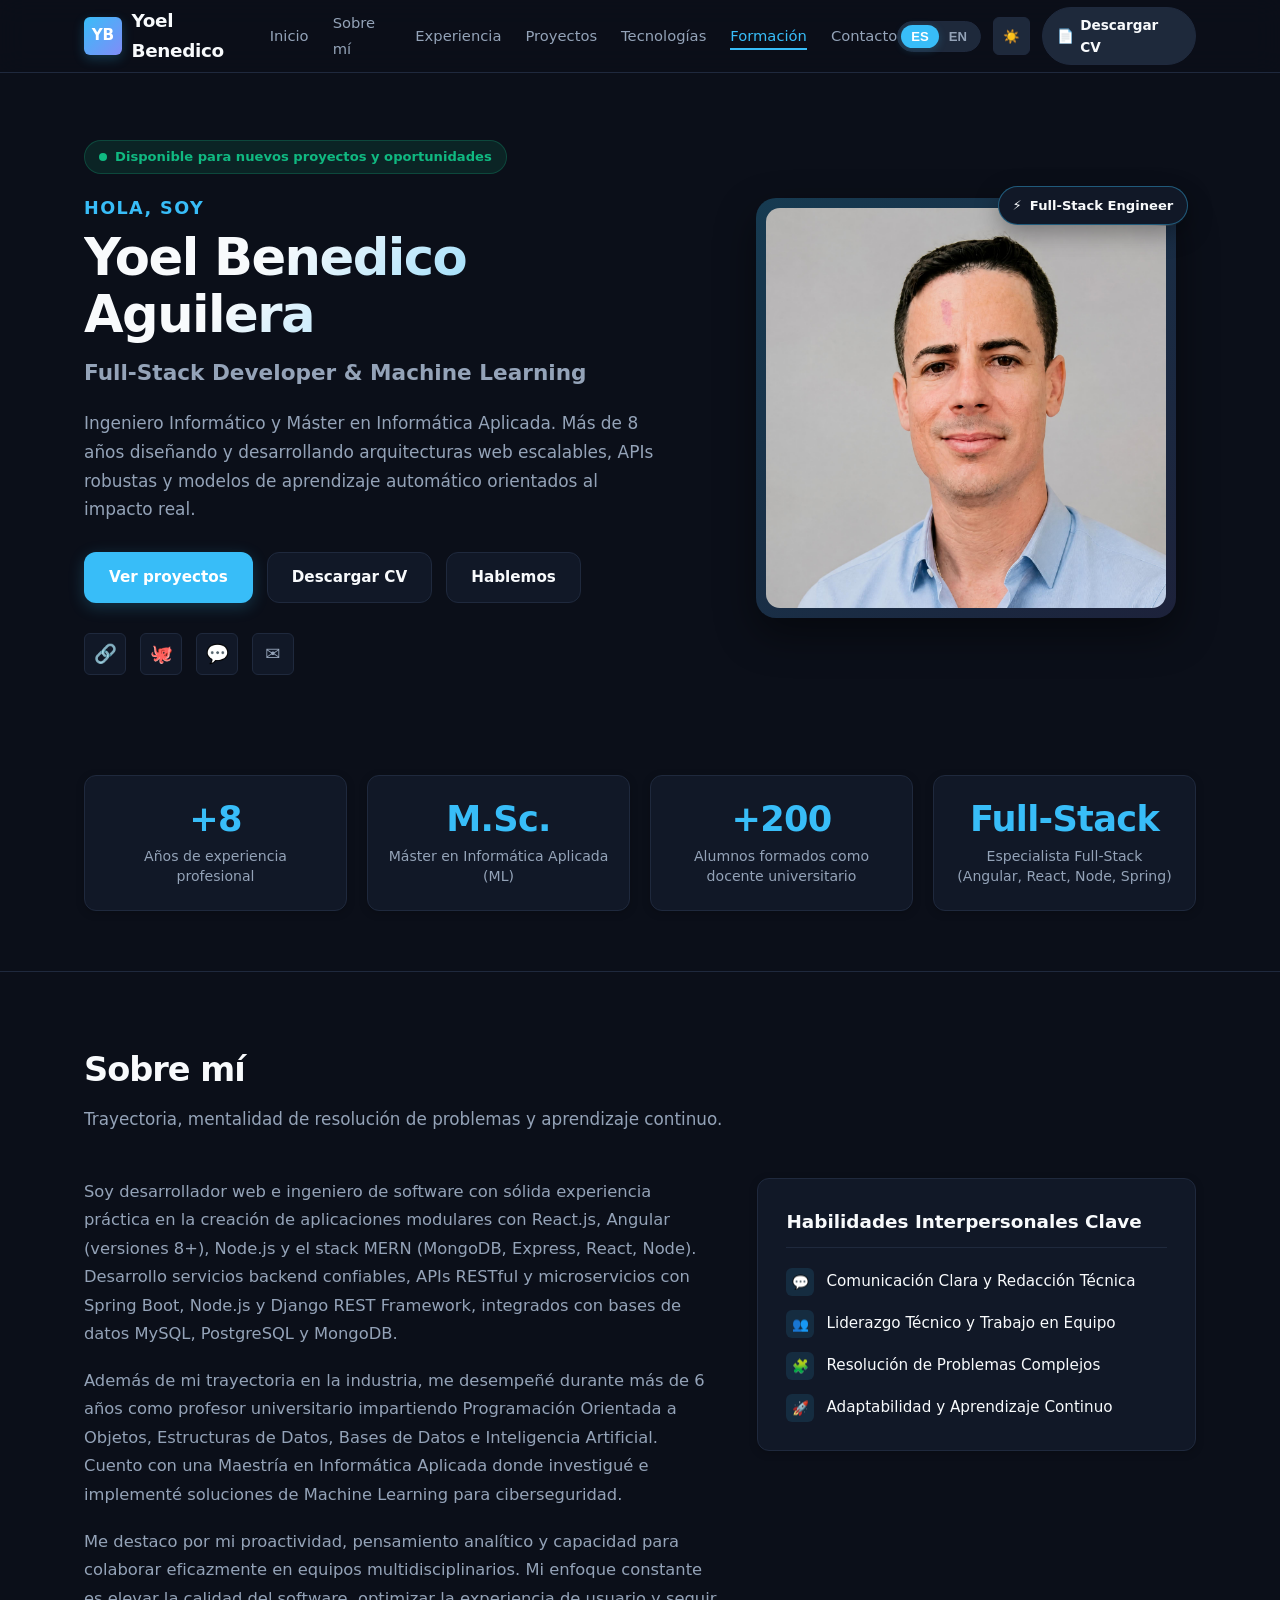
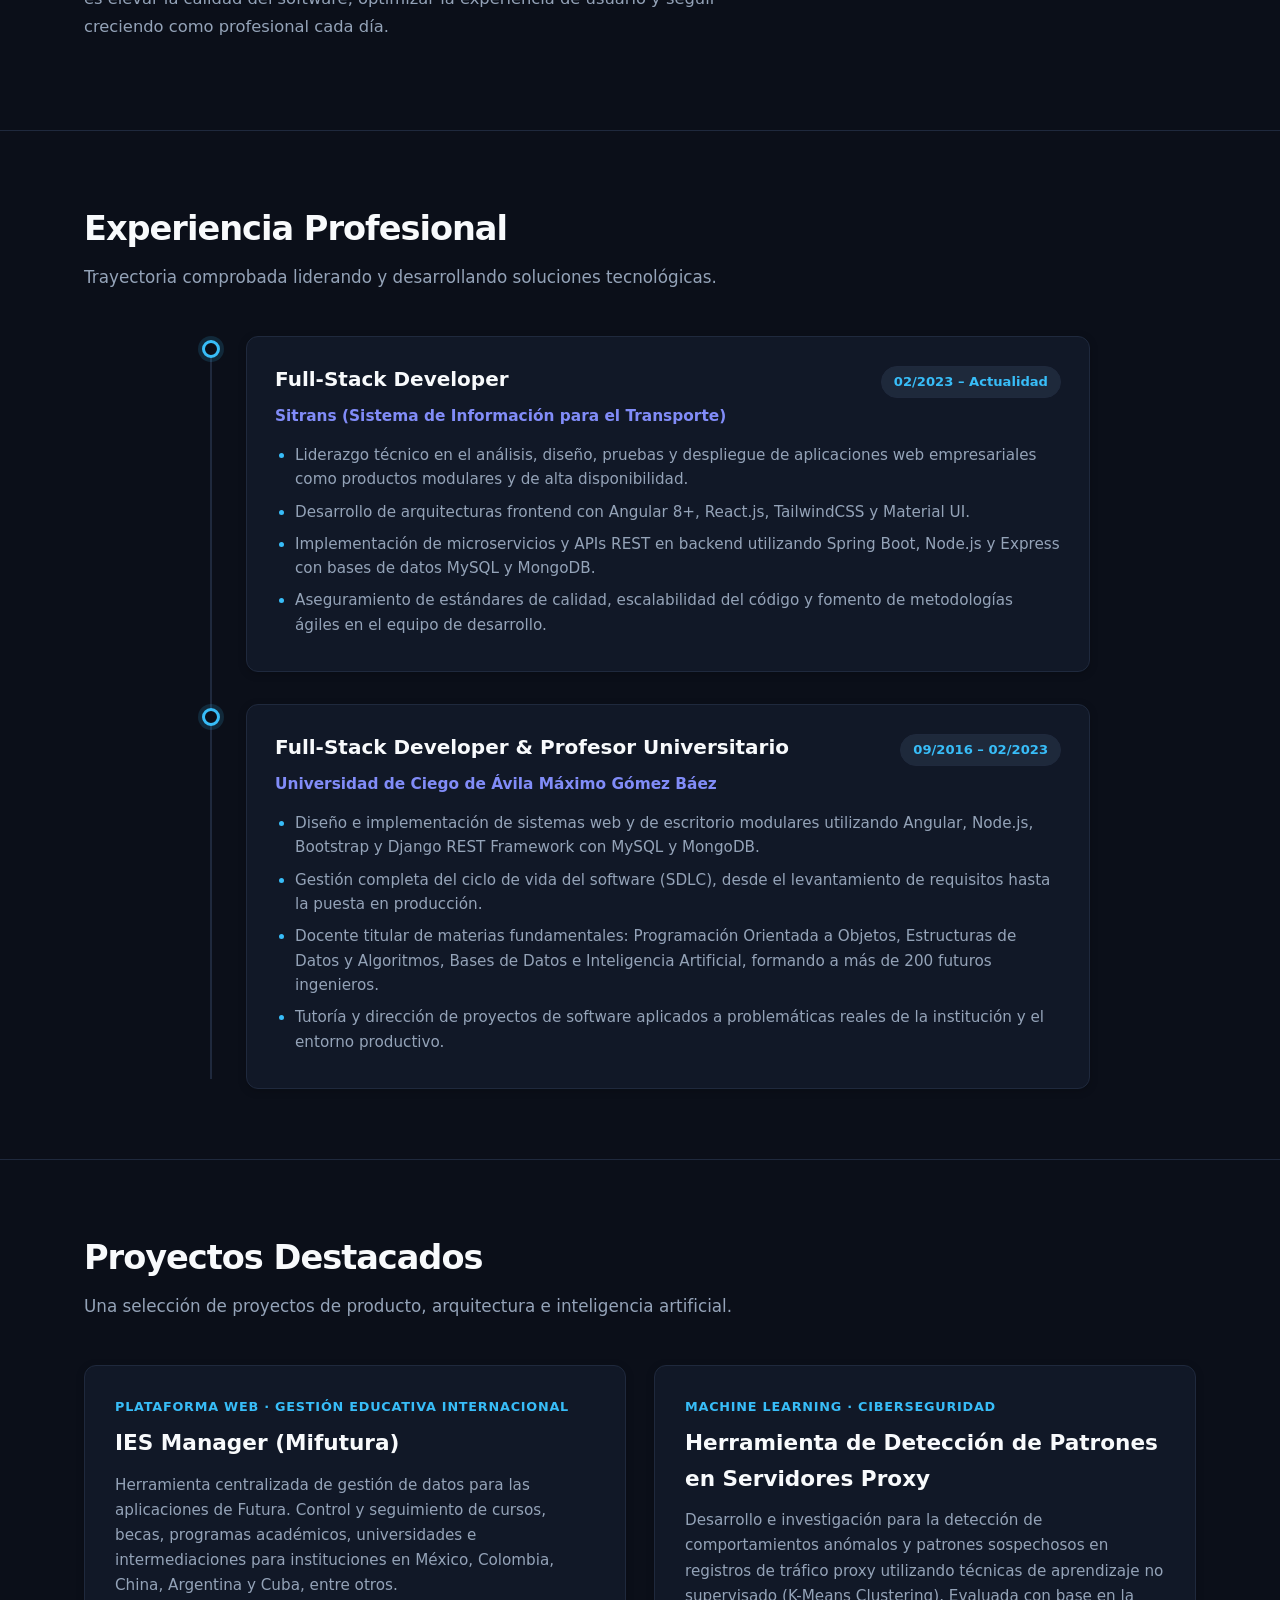
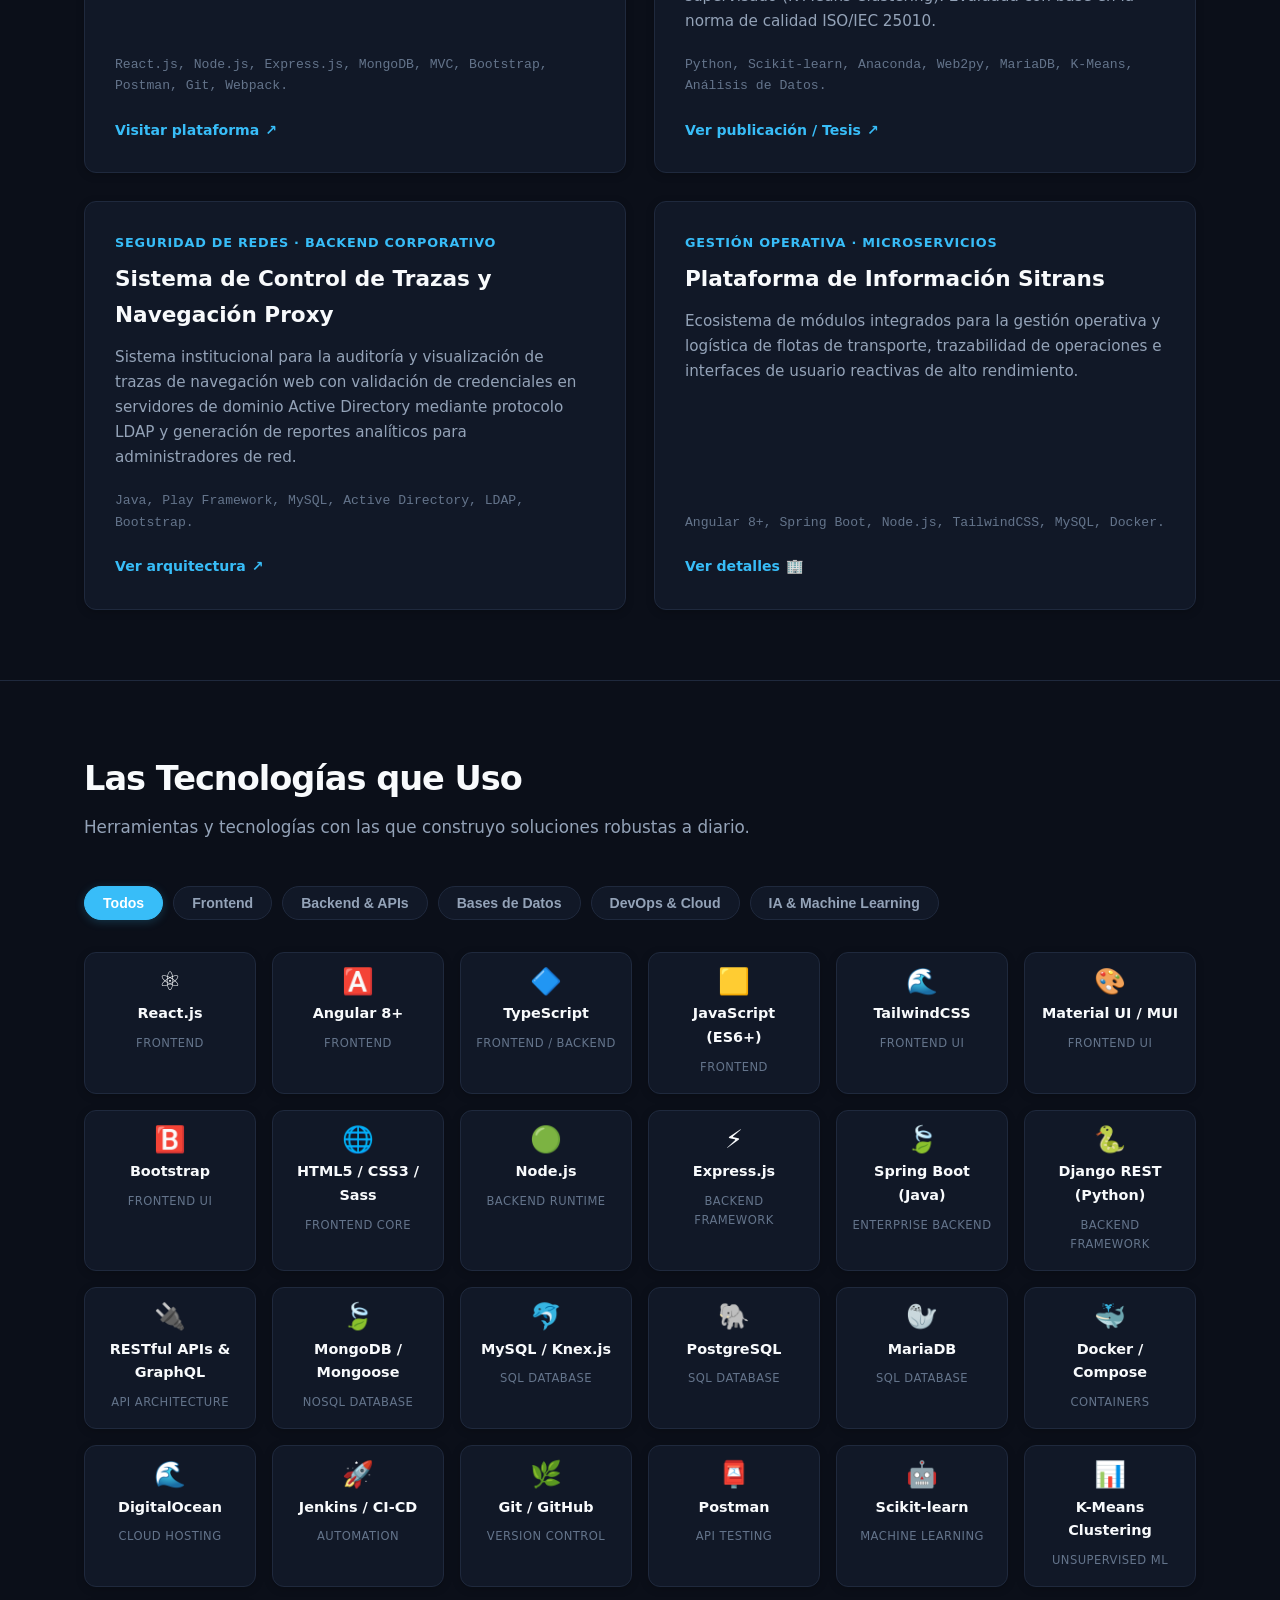
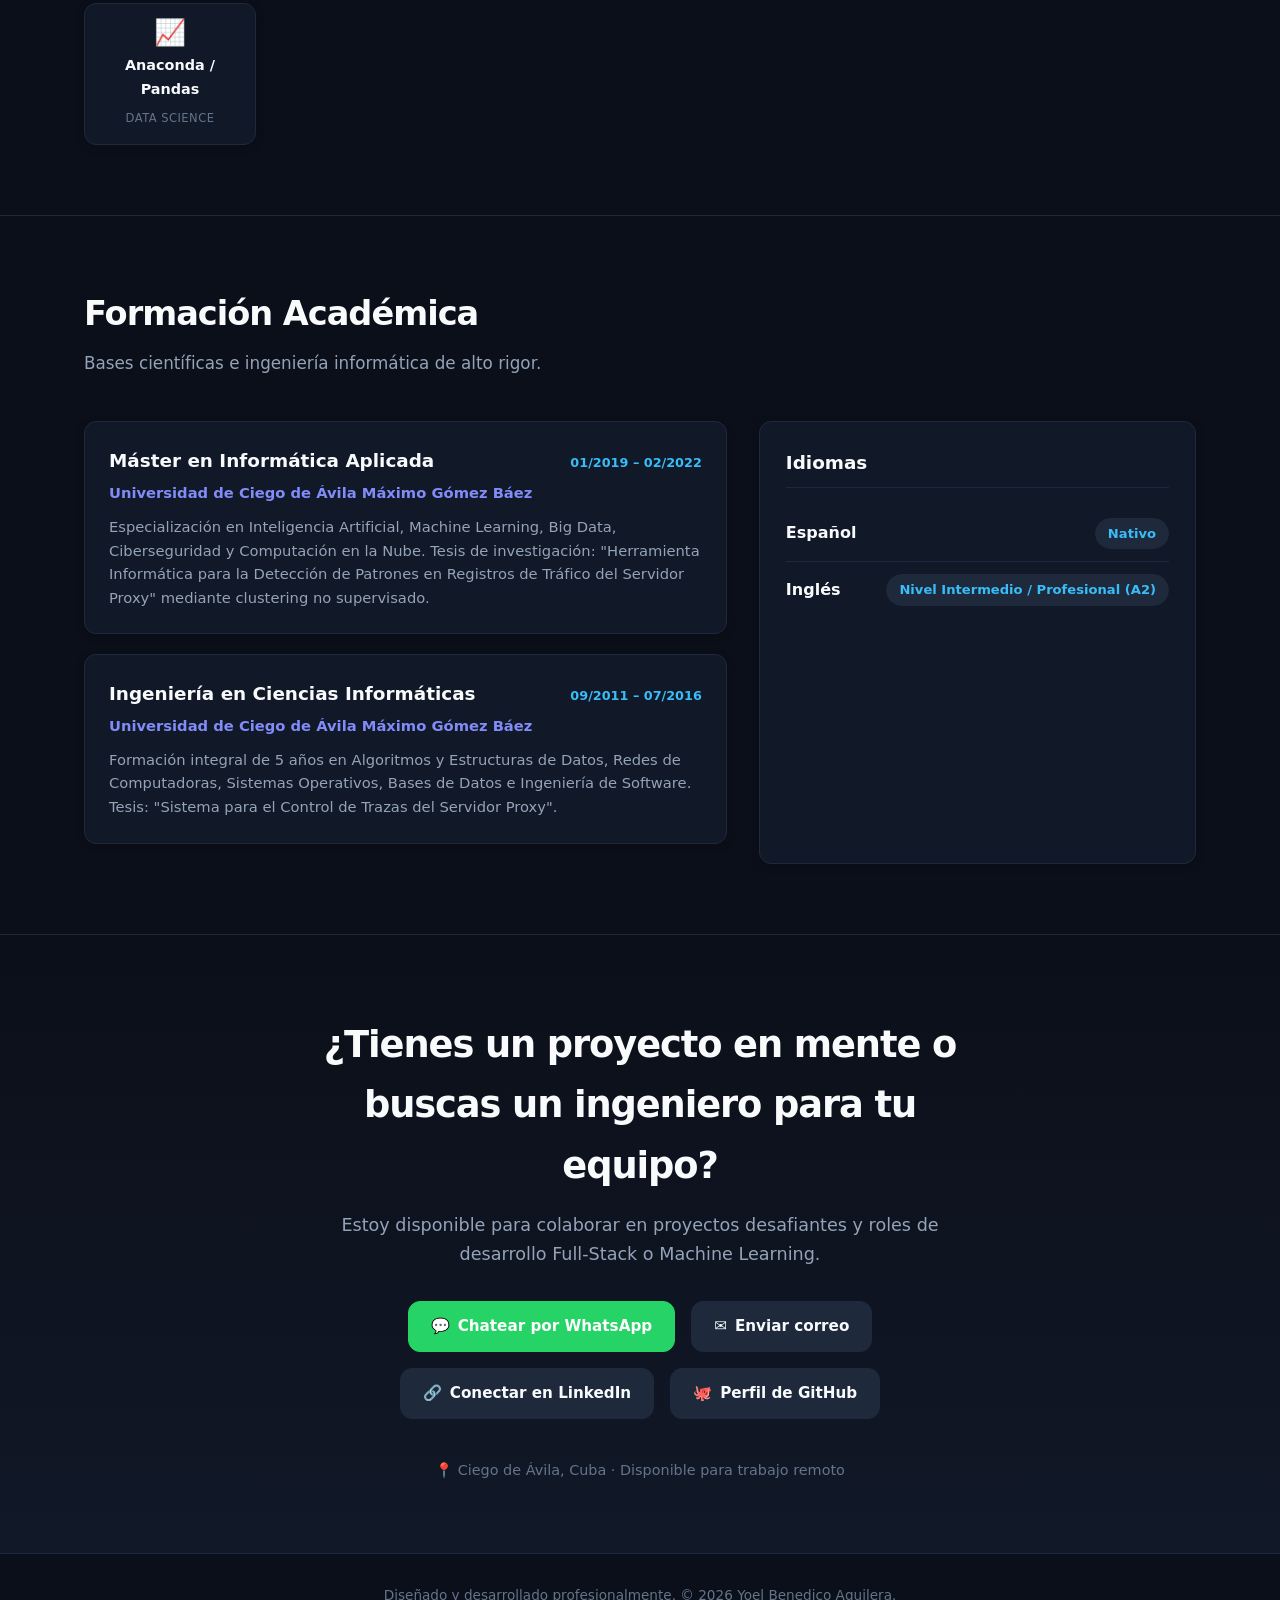
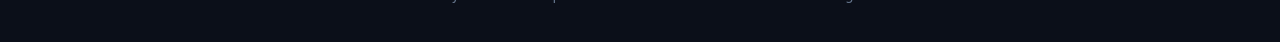
<file: index.html>
<!doctype html>
<html lang="es">
  <head>
    <meta charset="UTF-8" />
    <meta name="viewport" content="width=device-width, initial-scale=1.0" />
    <title>
      Yoel Benedico Aguilera — Ingeniero de Software & Machine Learning
    </title>
    <meta
      name="description"
      content="Landing page y currículum profesional de Yoel Benedico Aguilera, Full-Stack Developer e Ingeniero de Software con Maestría en Inteligencia Artificial y Machine Learning."
    />
    <link rel="stylesheet" href="assets/css/styles.css" />
  </head>
  <body>
    <!-- ========================================================================
       BARRA DE NAVEGACIÓN
       ======================================================================== -->
    <nav class="navbar">
      <div class="container nav-container">
        <a href="#home" class="brand-logo">
          <span class="brand-monogram">YB</span>
          <span>Yoel Benedico</span>
        </a>

        <ul class="nav-links">
          <li>
            <a href="#home" class="nav-link active" data-i18n="nav_home"
              >Inicio</a
            >
          </li>
          <li>
            <a href="#about" class="nav-link" data-i18n="nav_about">Sobre mí</a>
          </li>
          <li>
            <a href="#experience" class="nav-link" data-i18n="nav_experience"
              >Experiencia</a
            >
          </li>
          <li>
            <a href="#projects" class="nav-link" data-i18n="nav_projects"
              >Proyectos</a
            >
          </li>
          <li>
            <a href="#stack" class="nav-link" data-i18n="nav_stack"
              >Tecnologías</a
            >
          </li>
          <li>
            <a href="#education" class="nav-link" data-i18n="nav_education"
              >Formación</a
            >
          </li>
          <li>
            <a href="#contact" class="nav-link" data-i18n="nav_contact"
              >Contacto</a
            >
          </li>
        </ul>

        <div class="nav-actions">
          <!-- Selector de Idioma -->
          <div class="lang-selector" aria-label="Seleccionar idioma">
            <button class="lang-btn active" data-lang="es" title="Español">
              ES
            </button>
            <button class="lang-btn" data-lang="en" title="English">EN</button>
          </div>

          <!-- Modo Oscuro / Claro -->
          <button
            class="theme-toggle"
            title="Cambiar tema"
            aria-label="Cambiar tema"
          >
            ☀️
          </button>

          <!-- Botón Descargar CV -->
          <a
            href="cv.en.pdf"
            download="Yoel_Benedico_CV.pdf"
            class="btn-download-nav"
            title="Descargar CV en PDF"
          >
            📄 <span data-i18n="nav_download_cv">Descargar CV</span>
          </a>

          <!-- Botón Móvil -->
          <button class="mobile-toggle" aria-label="Abrir menú de navegación">
            ☰
          </button>
        </div>
      </div>
    </nav>

    <!-- ========================================================================
       HERO SECTION
       ======================================================================== -->
    <header id="home" class="hero">
      <div class="container hero-grid">
        <div class="hero-content">
          <div class="badge-status">
            <span class="badge-dot"></span>
            <span data-i18n="hero_badge"
              >Disponible para nuevos proyectos y oportunidades</span
            >
          </div>

          <p class="hero-greeting" data-i18n="hero_greeting">Hola, soy</p>
          <h1 class="hero-name" data-i18n="hero_title">
            Yoel Benedico Aguilera
          </h1>
          <h2 class="hero-role" data-i18n="hero_role">
            Full-Stack Developer & Machine Learning
          </h2>

          <p class="hero-desc" data-i18n="hero_subtitle">
            Ingeniero Informático y Máster en Informática Aplicada. Más de 8
            años diseñando y desarrollando arquitecturas web escalables, APIs
            robustas y modelos de aprendizaje automático orientados al impacto
            real.
          </p>

          <div class="hero-actions">
            <a
              href="#projects"
              class="btn btn-primary"
              data-i18n="hero_cta_projects"
              >Ver proyectos</a
            >
            <a
              href="cv.en.pdf"
              download="Yoel_Benedico_CV.pdf"
              class="btn btn-secondary"
              data-i18n="hero_cta_cv"
            >
              Descargar CV
            </a>
            <a
              href="#contact"
              class="btn btn-secondary"
              data-i18n="hero_cta_contact"
              >Hablemos</a
            >
          </div>

          <div class="social-bar">
            <a
              href="https://www.linkedin.com/in/yoel-benedico-aguilera-baa463142/"
              target="_blank"
              rel="noopener noreferrer"
              class="social-icon-link"
              title="LinkedIn"
              >🔗</a
            >
            <a
              href="https://github.com/ybaguilera92"
              target="_blank"
              rel="noopener noreferrer"
              class="social-icon-link"
              title="GitHub"
              >🐙</a
            >
            <a
              href="https://wa.me/5353188267"
              target="_blank"
              rel="noopener noreferrer"
              class="social-icon-link"
              title="WhatsApp"
              >💬</a
            >
            <a
              href="mailto:yoel.benedico@gmail.com"
              class="social-icon-link"
              title="Email"
              >✉️</a
            >
          </div>
        </div>

        <!-- Tarjeta Visual del Perfil con Foto por Defecto -->
        <div class="hero-image-wrapper">
          <div class="profile-card">
            <div class="profile-img-inner">
              <img
                src="assets/images/avatar.png"
                alt="Yoel Benedico Aguilera"
              />
            </div>
            <div class="floating-chip chip-1">
              <span>⚡</span>
              <span>Full-Stack Engineer</span>
            </div>
          </div>
        </div>
      </div>
    </header>

    <!-- ========================================================================
       MÉTRICAS CLAVE (HIGHLIGHTS)
       ======================================================================== -->
    <section class="metrics-section">
      <div class="container">
        <div class="metrics-grid">
          <div class="metric-card">
            <div class="metric-value" data-i18n="metric_exp_number">+8</div>
            <div class="metric-label" data-i18n="metric_exp_label">
              Años de experiencia profesional
            </div>
          </div>
          <div class="metric-card">
            <div class="metric-value" data-i18n="metric_master_badge">
              M.Sc.
            </div>
            <div class="metric-label" data-i18n="metric_master_label">
              Máster en Informática Aplicada (ML)
            </div>
          </div>
          <div class="metric-card">
            <div class="metric-value" data-i18n="metric_students_number">
              +200
            </div>
            <div class="metric-label" data-i18n="metric_students_label">
              Alumnos formados como docente universitario
            </div>
          </div>
          <div class="metric-card">
            <div class="metric-value">Full-Stack</div>
            <div class="metric-label" data-i18n="metric_stack_label">
              Especialista (Angular, React, Node, Spring)
            </div>
          </div>
        </div>
      </div>
    </section>

    <!-- ========================================================================
       SOBRE MÍ
       ======================================================================== -->
    <section id="about" class="section">
      <div class="container">
        <div class="section-header">
          <h2 class="section-title" data-i18n="about_title">Sobre mí</h2>
          <p class="section-subtitle" data-i18n="about_subtitle">
            Trayectoria, mentalidad de resolución de problemas y aprendizaje
            continuo.
          </p>
        </div>

        <div class="about-grid">
          <div class="about-text">
            <p data-i18n="about_p1">
              Soy desarrollador web e ingeniero de software con sólida
              experiencia práctica en la creación de aplicaciones modulares con
              React.js, Angular (versiones 8+), Node.js y el stack MERN
              (MongoDB, Express, React, Node). Desarrollo servicios backend
              confiables, APIs RESTful y microservicios con Spring Boot, Node.js
              y Django REST Framework, integrados con bases de datos MySQL,
              PostgreSQL y MongoDB.
            </p>
            <p data-i18n="about_p2">
              Además de mi trayectoria en la industria, me desempeñé durante más
              de 6 años como profesor universitario impartiendo Programación
              Orientada a Objetos, Estructuras de Datos, Bases de Datos e
              Inteligencia Artificial. Cuento con una Maestría en Informática
              Aplicada donde investigué e implementé soluciones de Machine
              Learning para ciberseguridad.
            </p>
            <p data-i18n="about_p3">
              Me destaco por mi proactividad, pensamiento analítico y capacidad
              para colaborar eficazmente en equipos multidisciplinarios. Mi
              enfoque constante es elevar la calidad del software, optimizar la
              experiencia de usuario y seguir creciendo como profesional cada
              día.
            </p>
          </div>

          <div class="soft-skills-card">
            <h3 data-i18n="about_soft_title">
              Habilidades Interpersonales Clave
            </h3>
            <div class="soft-skills-list">
              <div class="soft-skill-item">
                <span class="soft-skill-icon">💬</span>
                <span data-i18n="soft_communication"
                  >Comunicación Clara y Redacción Técnica</span
                >
              </div>
              <div class="soft-skill-item">
                <span class="soft-skill-icon">👥</span>
                <span data-i18n="soft_teamwork"
                  >Liderazgo Técnico y Trabajo en Equipo</span
                >
              </div>
              <div class="soft-skill-item">
                <span class="soft-skill-icon">🧩</span>
                <span data-i18n="soft_problem_solving"
                  >Resolución de Problemas Complejos</span
                >
              </div>
              <div class="soft-skill-item">
                <span class="soft-skill-icon">🚀</span>
                <span data-i18n="soft_adaptability"
                  >Adaptabilidad y Aprendizaje Continuo</span
                >
              </div>
            </div>
          </div>
        </div>
      </div>
    </section>

    <!-- ========================================================================
       EXPERIENCIA LABORAL
       ======================================================================== -->
    <section id="experience" class="section">
      <div class="container">
        <div class="section-header">
          <h2 class="section-title" data-i18n="exp_title">
            Experiencia Profesional
          </h2>
          <p class="section-subtitle" data-i18n="exp_subtitle">
            Trayectoria comprobada liderando y desarrollando soluciones
            tecnológicas.
          </p>
        </div>

        <div class="timeline">
          <!-- Puesto 1 -->
          <div class="timeline-item">
            <div class="timeline-marker"></div>
            <div class="timeline-content">
              <div class="timeline-header">
                <h3 class="timeline-role" data-i18n="exp_role_1">
                  Full-Stack Developer
                </h3>
                <span class="timeline-period" data-i18n="exp_period_1"
                  >02/2023 – Actualidad</span
                >
              </div>
              <div class="timeline-company" data-i18n="exp_company_1">
                Sitrans (Sistema de Información para el Transporte)
              </div>
              <ul class="timeline-list">
                <li data-i18n="exp_desc_1_1">
                  Liderazgo técnico en el análisis, diseño, pruebas y despliegue
                  de aplicaciones web empresariales como productos modulares y
                  de alta disponibilidad.
                </li>
                <li data-i18n="exp_desc_1_2">
                  Desarrollo de arquitecturas frontend con Angular 8+, React.js,
                  TailwindCSS y Material UI.
                </li>
                <li data-i18n="exp_desc_1_3">
                  Implementación de microservicios y APIs REST en backend
                  utilizando Spring Boot, Node.js y Express con bases de datos
                  MySQL y MongoDB.
                </li>
                <li data-i18n="exp_desc_1_4">
                  Aseguramiento de estándares de calidad, escalabilidad del
                  código y fomento de metodologías ágiles en el equipo de
                  desarrollo.
                </li>
              </ul>
            </div>
          </div>

          <!-- Puesto 2 -->
          <div class="timeline-item">
            <div class="timeline-marker"></div>
            <div class="timeline-content">
              <div class="timeline-header">
                <h3 class="timeline-role" data-i18n="exp_role_2">
                  Full-Stack Developer & Profesor Universitario
                </h3>
                <span class="timeline-period" data-i18n="exp_period_2"
                  >09/2016 – 02/2023</span
                >
              </div>
              <div class="timeline-company" data-i18n="exp_company_2">
                Universidad de Ciego de Ávila Máximo Gómez Báez
              </div>
              <ul class="timeline-list">
                <li data-i18n="exp_desc_2_1">
                  Diseño e implementación de sistemas web y de escritorio
                  modulares utilizando Angular, Node.js, Bootstrap y Django REST
                  Framework con MySQL y MongoDB.
                </li>
                <li data-i18n="exp_desc_2_2">
                  Gestión completa del ciclo de vida del software (SDLC), desde
                  el levantamiento de requisitos hasta la puesta en producción.
                </li>
                <li data-i18n="exp_desc_2_3">
                  Docente titular de materias fundamentales: Programación
                  Orientada a Objetos, Estructuras de Datos y Algoritmos, Bases
                  de Datos e Inteligencia Artificial, formando a más de 200
                  futuros ingenieros.
                </li>
                <li data-i18n="exp_desc_2_4">
                  Tutoría y dirección de proyectos de software aplicados a
                  problemáticas reales de la institución y el entorno
                  productivo.
                </li>
              </ul>
            </div>
          </div>
        </div>
      </div>
    </section>

    <!-- ========================================================================
       PROYECTOS DESTACADOS
       ======================================================================== -->
    <section id="projects" class="section">
      <div class="container">
        <div class="section-header">
          <h2 class="section-title" data-i18n="projects_title">
            Proyectos Destacados
          </h2>
          <p class="section-subtitle" data-i18n="projects_subtitle">
            Una selección de proyectos de producto, arquitectura e inteligencia
            artificial.
          </p>
        </div>

        <div class="projects-grid">
          <!-- Proyecto 1 -->
          <article class="project-card">
            <div>
              <div class="project-tag" data-i18n="proj_1_tag">
                Plataforma Web · Gestión Educativa Internacional
              </div>
              <h3 class="project-title" data-i18n="proj_1_title">
                IES Manager (Mifutura)
              </h3>
              <p class="project-desc" data-i18n="proj_1_desc">
                Herramienta centralizada de gestión de datos para las
                aplicaciones de Futura. Control y seguimiento de cursos, becas,
                programas académicos, universidades e intermediaciones para
                instituciones en México, Colombia, China, Argentina y Cuba,
                entre otros.
              </p>
            </div>
            <div>
              <div class="project-skills">
                <small data-i18n="proj_1_skills"
                  >React.js, Node.js, Express.js, MongoDB, MVC, Bootstrap,
                  Postman, Git, Webpack.</small
                >
              </div>
              <div class="project-links">
                <a
                  href="https://manager.mifutura.co/"
                  target="_blank"
                  rel="noopener noreferrer"
                  class="project-link-btn"
                >
                  <span data-i18n="proj_btn_visit">Visitar plataforma</span> ↗
                </a>
              </div>
            </div>
          </article>

          <!-- Proyecto 2 -->
          <article class="project-card">
            <div>
              <div class="project-tag" data-i18n="proj_2_tag">
                Machine Learning · Ciberseguridad
              </div>
              <h3 class="project-title" data-i18n="proj_2_title">
                Herramienta de Detección de Patrones en Servidores Proxy
              </h3>
              <p class="project-desc" data-i18n="proj_2_desc">
                Desarrollo e investigación para la detección de comportamientos
                anómalos y patrones sospechosos en registros de tráfico proxy
                utilizando técnicas de aprendizaje no supervisado (K-Means
                Clustering). Evaluada con base en la norma de calidad ISO/IEC
                25010.
              </p>
            </div>
            <div>
              <div class="project-skills">
                <small data-i18n="proj_2_skills"
                  >Python, Scikit-learn, Anaconda, Web2py, MariaDB, K-Means,
                  Análisis de Datos.</small
                >
              </div>
              <div class="project-links">
                <a
                  href="https://www.unica.cu/"
                  target="_blank"
                  rel="noopener noreferrer"
                  class="project-link-btn"
                >
                  <span data-i18n="proj_btn_details"
                    >Ver publicación / Tesis</span
                  >
                  ↗
                </a>
              </div>
            </div>
          </article>

          <!-- Proyecto 3 -->
          <article class="project-card">
            <div>
              <div class="project-tag" data-i18n="proj_3_tag">
                Seguridad de Redes · Backend Corporativo
              </div>
              <h3 class="project-title" data-i18n="proj_3_title">
                Sistema de Control de Trazas y Navegación Proxy
              </h3>
              <p class="project-desc" data-i18n="proj_3_desc">
                Sistema institucional para la auditoría y visualización de
                trazas de navegación web con validación de credenciales en
                servidores de dominio Active Directory mediante protocolo LDAP y
                generación de reportes analíticos para administradores de red.
              </p>
            </div>
            <div>
              <div class="project-skills">
                <small data-i18n="proj_3_skills"
                  >Java, Play Framework, MySQL, Active Directory, LDAP,
                  Bootstrap.</small
                >
              </div>
              <div class="project-links">
                <a
                  href="https://www.unica.cu/"
                  target="_blank"
                  rel="noopener noreferrer"
                  class="project-link-btn"
                >
                  <span data-i18n="proj_btn_code">Ver arquitectura</span> ↗
                </a>
              </div>
            </div>
          </article>

          <!-- Proyecto 4 -->
          <article class="project-card">
            <div>
              <div class="project-tag" data-i18n="proj_4_tag">
                Gestión Operativa · Microservicios
              </div>
              <h3 class="project-title" data-i18n="proj_4_title">
                Plataforma de Información Sitrans
              </h3>
              <p class="project-desc" data-i18n="proj_4_desc">
                Ecosistema de módulos integrados para la gestión operativa y
                logística de flotas de transporte, trazabilidad de operaciones e
                interfaces de usuario reactivas de alto rendimiento.
              </p>
            </div>
            <div>
              <div class="project-skills">
                <small data-i18n="proj_4_skills"
                  >Angular 8+, Spring Boot, Node.js, TailwindCSS, MySQL,
                  Docker.</small
                >
              </div>
              <div class="project-links">
                <span class="project-link-btn" style="cursor: default">
                  <span data-i18n="proj_btn_info">Ver detalles</span> 🏢
                </span>
              </div>
            </div>
          </article>
        </div>
      </div>
    </section>

    <!-- ========================================================================
       TECNOLOGÍAS QUE USO (STACK MATRIX)
       ======================================================================== -->
    <section id="stack" class="section">
      <div class="container">
        <div class="section-header">
          <h2 class="section-title" data-i18n="stack_title">
            Las Tecnologías que Uso
          </h2>
          <p class="section-subtitle" data-i18n="stack_subtitle">
            Herramientas y tecnologías con las que construyo soluciones robustas
            a diario.
          </p>
        </div>

        <!-- Filtros de Categoría -->
        <div class="stack-filters">
          <button
            class="stack-filter-btn active"
            data-category="all"
            data-i18n="stack_cat_all"
          >
            Todos
          </button>
          <button
            class="stack-filter-btn"
            data-category="frontend"
            data-i18n="stack_cat_frontend"
          >
            Frontend
          </button>
          <button
            class="stack-filter-btn"
            data-category="backend"
            data-i18n="stack_cat_backend"
          >
            Backend & APIs
          </button>
          <button
            class="stack-filter-btn"
            data-category="databases"
            data-i18n="stack_cat_databases"
          >
            Bases de Datos
          </button>
          <button
            class="stack-filter-btn"
            data-category="devops"
            data-i18n="stack_cat_devops"
          >
            DevOps & Cloud
          </button>
          <button
            class="stack-filter-btn"
            data-category="ml"
            data-i18n="stack_cat_ml"
          >
            IA & Machine Learning
          </button>
        </div>

        <!-- Grilla de Chips Tecnológicos -->
        <div class="stack-grid">
          <!-- Frontend -->
          <div class="tech-chip" data-category="frontend">
            <span class="tech-chip-icon">⚛️</span>
            <span class="tech-chip-name">React.js</span>
            <span class="tech-chip-cat">Frontend</span>
          </div>
          <div class="tech-chip" data-category="frontend">
            <span class="tech-chip-icon">🅰️</span>
            <span class="tech-chip-name">Angular 8+</span>
            <span class="tech-chip-cat">Frontend</span>
          </div>
          <div class="tech-chip" data-category="frontend">
            <span class="tech-chip-icon">🔷</span>
            <span class="tech-chip-name">TypeScript</span>
            <span class="tech-chip-cat">Frontend / Backend</span>
          </div>
          <div class="tech-chip" data-category="frontend">
            <span class="tech-chip-icon">🟨</span>
            <span class="tech-chip-name">JavaScript (ES6+)</span>
            <span class="tech-chip-cat">Frontend</span>
          </div>
          <div class="tech-chip" data-category="frontend">
            <span class="tech-chip-icon">🌊</span>
            <span class="tech-chip-name">TailwindCSS</span>
            <span class="tech-chip-cat">Frontend UI</span>
          </div>
          <div class="tech-chip" data-category="frontend">
            <span class="tech-chip-icon">🎨</span>
            <span class="tech-chip-name">Material UI / MUI</span>
            <span class="tech-chip-cat">Frontend UI</span>
          </div>
          <div class="tech-chip" data-category="frontend">
            <span class="tech-chip-icon">🅱️</span>
            <span class="tech-chip-name">Bootstrap</span>
            <span class="tech-chip-cat">Frontend UI</span>
          </div>
          <div class="tech-chip" data-category="frontend">
            <span class="tech-chip-icon">🌐</span>
            <span class="tech-chip-name">HTML5 / CSS3 / Sass</span>
            <span class="tech-chip-cat">Frontend Core</span>
          </div>

          <!-- Backend -->
          <div class="tech-chip" data-category="backend">
            <span class="tech-chip-icon">🟢</span>
            <span class="tech-chip-name">Node.js</span>
            <span class="tech-chip-cat">Backend Runtime</span>
          </div>
          <div class="tech-chip" data-category="backend">
            <span class="tech-chip-icon">⚡</span>
            <span class="tech-chip-name">Express.js</span>
            <span class="tech-chip-cat">Backend Framework</span>
          </div>
          <div class="tech-chip" data-category="backend">
            <span class="tech-chip-icon">🍃</span>
            <span class="tech-chip-name">Spring Boot (Java)</span>
            <span class="tech-chip-cat">Enterprise Backend</span>
          </div>
          <div class="tech-chip" data-category="backend">
            <span class="tech-chip-icon">🐍</span>
            <span class="tech-chip-name">Django REST (Python)</span>
            <span class="tech-chip-cat">Backend Framework</span>
          </div>
          <div class="tech-chip" data-category="backend">
            <span class="tech-chip-icon">🔌</span>
            <span class="tech-chip-name">RESTful APIs & GraphQL</span>
            <span class="tech-chip-cat">API Architecture</span>
          </div>

          <!-- Databases -->
          <div class="tech-chip" data-category="databases">
            <span class="tech-chip-icon">🍃</span>
            <span class="tech-chip-name">MongoDB / Mongoose</span>
            <span class="tech-chip-cat">NoSQL Database</span>
          </div>
          <div class="tech-chip" data-category="databases">
            <span class="tech-chip-icon">🐬</span>
            <span class="tech-chip-name">MySQL / Knex.js</span>
            <span class="tech-chip-cat">SQL Database</span>
          </div>
          <div class="tech-chip" data-category="databases">
            <span class="tech-chip-icon">🐘</span>
            <span class="tech-chip-name">PostgreSQL</span>
            <span class="tech-chip-cat">SQL Database</span>
          </div>
          <div class="tech-chip" data-category="databases">
            <span class="tech-chip-icon">🦭</span>
            <span class="tech-chip-name">MariaDB</span>
            <span class="tech-chip-cat">SQL Database</span>
          </div>

          <!-- DevOps & Tools -->
          <div class="tech-chip" data-category="devops">
            <span class="tech-chip-icon">🐳</span>
            <span class="tech-chip-name">Docker / Compose</span>
            <span class="tech-chip-cat">Containers</span>
          </div>
          <div class="tech-chip" data-category="devops">
            <span class="tech-chip-icon">🌊</span>
            <span class="tech-chip-name">DigitalOcean</span>
            <span class="tech-chip-cat">Cloud Hosting</span>
          </div>
          <div class="tech-chip" data-category="devops">
            <span class="tech-chip-icon">🚀</span>
            <span class="tech-chip-name">Jenkins / CI-CD</span>
            <span class="tech-chip-cat">Automation</span>
          </div>
          <div class="tech-chip" data-category="devops">
            <span class="tech-chip-icon">🌿</span>
            <span class="tech-chip-name">Git / GitHub</span>
            <span class="tech-chip-cat">Version Control</span>
          </div>
          <div class="tech-chip" data-category="devops">
            <span class="tech-chip-icon">📮</span>
            <span class="tech-chip-name">Postman</span>
            <span class="tech-chip-cat">API Testing</span>
          </div>

          <!-- Machine Learning -->
          <div class="tech-chip" data-category="ml">
            <span class="tech-chip-icon">🤖</span>
            <span class="tech-chip-name">Scikit-learn</span>
            <span class="tech-chip-cat">Machine Learning</span>
          </div>
          <div class="tech-chip" data-category="ml">
            <span class="tech-chip-icon">📊</span>
            <span class="tech-chip-name">K-Means Clustering</span>
            <span class="tech-chip-cat">Unsupervised ML</span>
          </div>
          <div class="tech-chip" data-category="ml">
            <span class="tech-chip-icon">📈</span>
            <span class="tech-chip-name">Anaconda / Pandas</span>
            <span class="tech-chip-cat">Data Science</span>
          </div>
        </div>
      </div>
    </section>

    <!-- ========================================================================
       FORMACIÓN ACADÉMICA E IDIOMAS
       ======================================================================== -->
    <section id="education" class="section">
      <div class="container">
        <div class="section-header">
          <h2 class="section-title" data-i18n="edu_title">
            Formación Académica
          </h2>
          <p class="section-subtitle" data-i18n="edu_subtitle">
            Bases científicas e ingeniería informática de alto rigor.
          </p>
        </div>

        <div class="education-grid">
          <!-- Grados Universitarios -->
          <div class="degrees-list">
            <div class="edu-card">
              <div class="edu-header">
                <h3 class="edu-degree" data-i18n="edu_degree_1">
                  Máster en Informática Aplicada
                </h3>
                <span class="edu-period" data-i18n="edu_period_1"
                  >01/2019 – 02/2022</span
                >
              </div>
              <div class="edu-institution" data-i18n="edu_inst_1">
                Universidad de Ciego de Ávila Máximo Gómez Báez
              </div>
              <p class="edu-desc" data-i18n="edu_desc_1">
                Especialización en Inteligencia Artificial, Machine Learning,
                Big Data, Ciberseguridad y Computación en la Nube. Tesis de
                investigación: "Herramienta Informática para la Detección de
                Patrones en Registros de Tráfico del Servidor Proxy" mediante
                clustering no supervisado.
              </p>
            </div>

            <div class="edu-card">
              <div class="edu-header">
                <h3 class="edu-degree" data-i18n="edu_degree_2">
                  Ingeniería en Ciencias Informáticas
                </h3>
                <span class="edu-period" data-i18n="edu_period_2"
                  >09/2011 – 07/2016</span
                >
              </div>
              <div class="edu-institution" data-i18n="edu_inst_2">
                Universidad de Ciego de Ávila Máximo Gómez Báez
              </div>
              <p class="edu-desc" data-i18n="edu_desc_2">
                Formación integral de 5 años en Algoritmos y Estructuras de
                Datos, Redes de Computadoras, Sistemas Operativos, Bases de
                Datos e Ingeniería de Software. Tesis: "Sistema para el Control
                de Trazas del Servidor Proxy".
              </p>
            </div>
          </div>

          <!-- Idiomas & Soft Skills -->
          <div class="languages-box">
            <h3 data-i18n="lang_title">Idiomas</h3>
            <div class="lang-row">
              <span class="lang-name" data-i18n="lang_es">Español</span>
              <span class="lang-badge" data-i18n="lang_es_level">Nativo</span>
            </div>
            <div class="lang-row">
              <span class="lang-name" data-i18n="lang_en">Inglés</span>
              <span class="lang-badge" data-i18n="lang_en_level"
                >Nivel Intermedio / Profesional (A2)</span
              >
            </div>
          </div>
        </div>
      </div>
    </section>

    <!-- ========================================================================
       CONTACTO & CALL TO ACTION
       ======================================================================== -->
    <section id="contact" class="contact-section">
      <div class="container contact-content">
        <h2 class="contact-title" data-i18n="contact_title">
          ¿Tienes un proyecto en mente o buscas un ingeniero para tu equipo?
        </h2>
        <p class="contact-subtitle" data-i18n="contact_subtitle">
          Estoy disponible para colaborar en proyectos desafiantes y roles de
          desarrollo Full-Stack o Machine Learning.
        </p>

        <div class="contact-actions">
          <a
            href="https://wa.me/5353188267"
            target="_blank"
            rel="noopener noreferrer"
            class="contact-btn btn-whatsapp"
          >
            <span>💬</span>
            <span data-i18n="contact_btn_whatsapp">Chatear por WhatsApp</span>
          </a>
          <a href="mailto:yoel.benedico@gmail.com" class="contact-btn">
            <span>✉️</span>
            <span data-i18n="contact_btn_email">Enviar correo</span>
          </a>
          <a
            href="https://www.linkedin.com/in/yoel-benedico-aguilera-baa463142/"
            target="_blank"
            rel="noopener noreferrer"
            class="contact-btn"
          >
            <span>🔗</span>
            <span data-i18n="contact_btn_linkedin">Conectar en LinkedIn</span>
          </a>
          <a
            href="https://github.com/ybaguilera92"
            target="_blank"
            rel="noopener noreferrer"
            class="contact-btn"
          >
            <span>🐙</span>
            <span data-i18n="contact_btn_github">Perfil de GitHub</span>
          </a>
        </div>

        <div class="contact-location">
          📍
          <span data-i18n="contact_location"
            >Ciego de Ávila, Cuba · Disponible para trabajo remoto</span
          >
        </div>
      </div>
    </section>

    <!-- ========================================================================
       FOOTER
       ======================================================================== -->
    <footer class="footer-bottom">
      <div class="container">
        <p data-i18n="footer_text">
          Diseñado y desarrollado profesionalmente. © 2026 Yoel Benedico
          Aguilera.
        </p>        
      </div>
    </footer>

    <!-- Scripts -->
    <script src="assets/js/i18n.js"></script>
    <script src="assets/js/main.js"></script>
  </body>
</html>
</file>
<file: assets/css/styles.css>
/* ==========================================================================
   PORTFOLIO & CV ESTILOS - YOEL BENEDICO AGUILERA
   Diseño profesional, moderno, responsivo con soporte Dark/Light y Print PDF
   ========================================================================== */

/* --- Variables de Color y Sistema de Diseño --- */
:root {
  --font-sans:
    system-ui, -apple-system, BlinkMacSystemFont, "Segoe UI", Roboto,
    "Helvetica Neue", Arial, sans-serif;
  --font-mono:
    ui-monospace, SFMono-Regular, Menlo, Monaco, Consolas, "Liberation Mono",
    "Courier New", monospace;

  /* Tema Oscuro (Predeterminado Tech / Executive) */
  --bg-main: #0b0f19;
  --bg-card: #111827;
  --bg-card-hover: #172033;
  --bg-card-subtle: #1e293b;
  --bg-nav: rgba(11, 15, 25, 0.82);
  --border-color: #1f293d;
  --border-highlight: #334155;

  --text-main: #f8fafc;
  --text-muted: #94a3b8;
  --text-dim: #64748b;

  --primary: #38bdf8;
  --primary-hover: #0ea5e9;
  --primary-glow: rgba(56, 189, 248, 0.22);
  --primary-rgb: 56, 189, 248;

  --secondary: #818cf8;
  --accent-green: #10b981;
  --accent-green-bg: rgba(16, 185, 129, 0.12);

  --shadow-sm: 0 2px 8px rgba(0, 0, 0, 0.2);
  --shadow-md: 0 8px 24px rgba(0, 0, 0, 0.35);
  --shadow-lg: 0 16px 40px rgba(0, 0, 0, 0.45);

  --radius-sm: 6px;
  --radius-md: 12px;
  --radius-lg: 20px;
  --radius-full: 9999px;

  --transition: all 0.25s cubic-bezier(0.16, 1, 0.3, 1);
}

/* Tema Claro */
body.light-theme {
  --bg-main: #f8fafc;
  --bg-card: #ffffff;
  --bg-card-hover: #f1f5f9;
  --bg-card-subtle: #e2e8f0;
  --bg-nav: rgba(248, 250, 252, 0.85);
  --border-color: #e2e8f0;
  --border-highlight: #cbd5e1;

  --text-main: #0f172a;
  --text-muted: #475569;
  --text-dim: #64748b;

  --primary: #0284c7;
  --primary-hover: #0369a1;
  --primary-glow: rgba(2, 132, 199, 0.15);
  --primary-rgb: 2, 132, 199;

  --secondary: #4f46e5;
  --accent-green: #059669;
  --accent-green-bg: rgba(5, 150, 105, 0.1);

  --shadow-sm: 0 2px 8px rgba(15, 23, 42, 0.05);
  --shadow-md: 0 8px 24px rgba(15, 23, 42, 0.08);
  --shadow-lg: 0 16px 36px rgba(15, 23, 42, 0.12);
}

/* --- Reset Básico --- */
*,
*::before,
*::after {
  box-sizing: border-box;
  margin: 0;
  padding: 0;
}

html {
  scroll-behavior: smooth;
  scroll-padding-top: 80px;
}

body {
  font-family: var(--font-sans);
  background-color: var(--bg-main);
  color: var(--text-main);
  line-height: 1.65;
  -webkit-font-smoothing: antialiased;
  -moz-osx-font-smoothing: grayscale;
  transition:
    background-color 0.3s ease,
    color 0.3s ease;
  overflow-x: hidden;
}

a {
  color: inherit;
  text-decoration: none;
  transition: var(--transition);
}

img {
  max-width: 100%;
  display: block;
}

/* --- Layout Container --- */
.container {
  width: 100%;
  max-width: 1160px;
  margin: 0 auto;
  padding: 0 24px;
}

/* --- Barra de Navegación Flotante --- */
.navbar {
  position: fixed;
  top: 0;
  left: 0;
  width: 100%;
  z-index: 100;
  background-color: var(--bg-nav);
  backdrop-filter: blur(14px);
  -webkit-backdrop-filter: blur(14px);
  border-bottom: 1px solid var(--border-color);
  transition: var(--transition);
}

.nav-container {
  display: flex;
  align-items: center;
  justify-content: space-between;
  height: 72px;
}

.brand-logo {
  display: flex;
  align-items: center;
  gap: 10px;
  font-weight: 700;
  font-size: 1.15rem;
  letter-spacing: -0.02em;
}

.brand-monogram {
  display: flex;
  align-items: center;
  justify-content: center;
  width: 38px;
  height: 38px;
  background: linear-gradient(135deg, var(--primary), var(--secondary));
  color: #ffffff;
  font-weight: 800;
  font-size: 0.95rem;
  border-radius: var(--radius-sm);
  box-shadow: 0 4px 12px var(--primary-glow);
}

.nav-links {
  display: flex;
  align-items: center;
  list-style: none;
  gap: 24px;
}

.nav-link {
  font-size: 0.92rem;
  font-weight: 500;
  color: var(--text-muted);
  position: relative;
  padding: 6px 0;
}

.nav-link:hover,
.nav-link.active {
  color: var(--primary);
}

.nav-link::after {
  content: "";
  position: absolute;
  bottom: 0;
  left: 0;
  width: 0;
  height: 2px;
  background-color: var(--primary);
  transition: width 0.25s ease;
}

.nav-link:hover::after,
.nav-link.active::after {
  width: 100%;
}

.nav-actions {
  display: flex;
  align-items: center;
  gap: 12px;
}

/* Selector de Idioma */
.lang-selector {
  display: flex;
  align-items: center;
  background: var(--bg-card-subtle);
  border: 1px solid var(--border-color);
  border-radius: var(--radius-full);
  padding: 3px;
}

.lang-btn {
  background: transparent;
  border: none;
  color: var(--text-muted);
  font-size: 0.82rem;
  font-weight: 600;
  padding: 4px 10px;
  border-radius: var(--radius-full);
  cursor: pointer;
  transition: var(--transition);
}

.lang-btn.active {
  background: var(--primary);
  color: #ffffff;
  box-shadow: 0 2px 8px var(--primary-glow);
}

/* Botón de Modo Oscuro/Claro */
.theme-toggle,
.print-btn {
  display: flex;
  align-items: center;
  justify-content: center;
  width: 38px;
  height: 38px;
  background: var(--bg-card-subtle);
  border: 1px solid var(--border-color);
  border-radius: var(--radius-sm);
  color: var(--text-muted);
  cursor: pointer;
  transition: var(--transition);
}

.theme-toggle:hover,
.print-btn:hover {
  color: var(--primary);
  border-color: var(--primary);
}

.btn-download-nav,
.btn-print-nav {
  display: inline-flex;
  align-items: center;
  gap: 6px;
  padding: 6px 14px;
  background: var(--bg-card-subtle);
  border: 1px solid var(--border-color);
  border-radius: var(--radius-full);
  font-size: 0.85rem;
  font-weight: 600;
  color: var(--text-main);
  cursor: pointer;
  transition: var(--transition);
}

.btn-download-nav:hover,
.btn-print-nav:hover {
  border-color: var(--primary);
  color: var(--primary);
  background: var(--bg-card-hover);
}

/* Menú Móvil */
.mobile-toggle {
  display: none;
  background: transparent;
  border: none;
  color: var(--text-main);
  font-size: 1.5rem;
  cursor: pointer;
}

/* --- Hero Section --- */
.hero {
  padding: 140px 0 70px;
  position: relative;
}

.hero-grid {
  display: grid;
  grid-template-columns: 1.25fr 0.95fr;
  align-items: center;
  gap: 48px;
}

.badge-status {
  display: inline-flex;
  align-items: center;
  gap: 8px;
  background: var(--accent-green-bg);
  border: 1px solid rgba(16, 185, 129, 0.25);
  color: var(--accent-green);
  font-size: 0.82rem;
  font-weight: 600;
  padding: 5px 14px;
  border-radius: var(--radius-full);
  margin-bottom: 20px;
}

.badge-dot {
  width: 8px;
  height: 8px;
  background-color: var(--accent-green);
  border-radius: 50%;
  animation: pulse-dot 2s infinite ease-in-out;
}

@keyframes pulse-dot {
  0%,
  100% {
    opacity: 1;
    transform: scale(1);
  }
  50% {
    opacity: 0.4;
    transform: scale(1.3);
  }
}

.hero-greeting {
  font-size: 1.1rem;
  font-weight: 600;
  color: var(--primary);
  text-transform: uppercase;
  letter-spacing: 0.08em;
  margin-bottom: 6px;
}

.hero-name {
  font-size: 3.2rem;
  font-weight: 800;
  letter-spacing: -0.03em;
  line-height: 1.12;
  margin-bottom: 12px;
  background: linear-gradient(
    135deg,
    var(--text-main) 30%,
    var(--primary) 100%
  );
  -webkit-background-clip: text;
  -webkit-text-fill-color: transparent;
}

.hero-role {
  font-size: 1.35rem;
  font-weight: 600;
  color: var(--text-muted);
  margin-bottom: 18px;
}

.hero-desc {
  font-size: 1.06rem;
  color: var(--text-muted);
  line-height: 1.7;
  margin-bottom: 28px;
  max-width: 580px;
}

.hero-actions {
  display: flex;
  flex-wrap: wrap;
  align-items: center;
  gap: 14px;
  margin-bottom: 30px;
}

.btn {
  display: inline-flex;
  align-items: center;
  justify-content: center;
  gap: 8px;
  font-size: 0.95rem;
  font-weight: 600;
  padding: 12px 24px;
  border-radius: var(--radius-md);
  cursor: pointer;
  transition: var(--transition);
  border: 1px solid transparent;
}

.btn-primary {
  background: var(--primary);
  color: #ffffff;
  box-shadow: 0 4px 16px var(--primary-glow);
}

.btn-primary:hover {
  background: var(--primary-hover);
  transform: translateY(-2px);
  box-shadow: 0 8px 24px var(--primary-glow);
}

.btn-secondary {
  background: var(--bg-card);
  border-color: var(--border-color);
  color: var(--text-main);
}

.btn-secondary:hover {
  background: var(--bg-card-hover);
  border-color: var(--border-highlight);
  transform: translateY(-2px);
}

.social-bar {
  display: flex;
  align-items: center;
  gap: 14px;
}

.social-icon-link {
  display: flex;
  align-items: center;
  justify-content: center;
  width: 42px;
  height: 42px;
  border-radius: var(--radius-sm);
  background: var(--bg-card);
  border: 1px solid var(--border-color);
  color: var(--text-muted);
  font-size: 1.15rem;
  transition: var(--transition);
}

.social-icon-link:hover {
  color: var(--primary);
  border-color: var(--primary);
  transform: translateY(-2px);
}

/* Avatar Card */
.hero-image-wrapper {
  position: relative;
  display: flex;
  justify-content: center;
}

.profile-card {
  position: relative;
  border-radius: var(--radius-lg);
  padding: 10px;
  background: linear-gradient(
    135deg,
    rgba(56, 189, 248, 0.25),
    rgba(129, 140, 248, 0.15)
  );
  box-shadow: var(--shadow-lg);
  max-width: 420px;
  width: 100%;
}

.profile-img-inner {
  border-radius: calc(var(--radius-lg) - 6px);
  overflow: hidden;
  position: relative;
  aspect-ratio: 1/1;
  background: var(--bg-card);
}

.profile-img-inner img {
  width: 100%;
  /* height: 100%; */
  object-fit: cover;
  transition: transform 0.5s ease;
}

.profile-card:hover .profile-img-inner img {
  transform: scale(1.03);
}

/* Float Tags */
.floating-chip {
  position: absolute;
  background: var(--bg-card);
  border: 1px solid var(--border-color);
  padding: 8px 14px;
  border-radius: var(--radius-full);
  display: flex;
  align-items: center;
  gap: 8px;
  font-size: 0.82rem;
  font-weight: 600;
  color: var(--text-main);
  box-shadow: var(--shadow-md);
  backdrop-filter: blur(8px);
}

.chip-1 {
  top: -12px;
  right: -12px;
  border-color: rgba(56, 189, 248, 0.4);
}

.chip-2 {
  bottom: 20px;
  left: -20px;
  border-color: rgba(129, 140, 248, 0.4);
}

/* --- Métricas / KPI Cards --- */
.metrics-section {
  padding: 30px 0 60px;
}

.metrics-grid {
  display: grid;
  grid-template-columns: repeat(4, 1fr);
  gap: 20px;
}

.metric-card {
  background: var(--bg-card);
  border: 1px solid var(--border-color);
  border-radius: var(--radius-md);
  padding: 24px 20px;
  text-align: center;
  transition: var(--transition);
  box-shadow: var(--shadow-sm);
}

.metric-card:hover {
  transform: translateY(-4px);
  border-color: var(--border-highlight);
  box-shadow: var(--shadow-md);
}

.metric-value {
  font-size: 2.2rem;
  font-weight: 800;
  color: var(--primary);
  line-height: 1.1;
  margin-bottom: 8px;
  letter-spacing: -0.02em;
}

.metric-label {
  font-size: 0.88rem;
  color: var(--text-muted);
  line-height: 1.4;
  font-weight: 500;
}

/* --- Secciones Generales --- */
.section {
  padding: 70px 0;
  border-top: 1px solid var(--border-color);
}

.section-header {
  margin-bottom: 44px;
}

.section-title {
  font-size: 2.1rem;
  font-weight: 800;
  letter-spacing: -0.03em;
  margin-bottom: 8px;
  color: var(--text-main);
}

.section-subtitle {
  font-size: 1.05rem;
  color: var(--text-muted);
}

/* --- Sobre Mí --- */
.about-grid {
  display: grid;
  grid-template-columns: 1.3fr 0.9fr;
  gap: 40px;
  align-items: start;
}

.about-text p {
  margin-bottom: 18px;
  color: var(--text-muted);
  font-size: 1.02rem;
  line-height: 1.75;
}

.soft-skills-card {
  background: var(--bg-card);
  border: 1px solid var(--border-color);
  border-radius: var(--radius-md);
  padding: 28px;
  box-shadow: var(--shadow-sm);
}

.soft-skills-card h3 {
  font-size: 1.15rem;
  font-weight: 700;
  margin-bottom: 20px;
  color: var(--text-main);
  border-bottom: 1px solid var(--border-color);
  padding-bottom: 10px;
}

.soft-skills-list {
  display: flex;
  flex-direction: column;
  gap: 14px;
}

.soft-skill-item {
  display: flex;
  align-items: center;
  gap: 12px;
  font-size: 0.95rem;
  font-weight: 500;
  color: var(--text-main);
}

.soft-skill-icon {
  display: flex;
  align-items: center;
  justify-content: center;
  width: 28px;
  height: 28px;
  background: rgba(var(--primary-rgb), 0.12);
  color: var(--primary);
  border-radius: var(--radius-sm);
  font-size: 0.85rem;
}

/* --- Proyectos Destacados --- */
.projects-grid {
  display: grid;
  grid-template-columns: repeat(2, 1fr);
  gap: 28px;
}

.project-card {
  background: var(--bg-card);
  border: 1px solid var(--border-color);
  border-radius: var(--radius-md);
  padding: 30px;
  display: flex;
  flex-direction: column;
  justify-content: space-between;
  transition: var(--transition);
  box-shadow: var(--shadow-sm);
  position: relative;
  overflow: hidden;
}

.project-card::before {
  content: "";
  position: absolute;
  top: 0;
  left: 0;
  width: 100%;
  height: 3px;
  background: linear-gradient(90deg, var(--primary), var(--secondary));
  opacity: 0;
  transition: opacity 0.3s ease;
}

.project-card:hover {
  transform: translateY(-5px);
  border-color: var(--border-highlight);
  box-shadow: var(--shadow-md);
}

.project-card:hover::before {
  opacity: 1;
}

.project-tag {
  font-size: 0.8rem;
  font-weight: 700;
  color: var(--primary);
  text-transform: uppercase;
  letter-spacing: 0.06em;
  margin-bottom: 8px;
}

.project-title {
  font-size: 1.35rem;
  font-weight: 700;
  margin-bottom: 12px;
  color: var(--text-main);
}

.project-desc {
  font-size: 0.95rem;
  color: var(--text-muted);
  line-height: 1.65;
  margin-bottom: 20px;
  flex-grow: 1;
}

.project-skills {
  margin-bottom: 22px;
}

.project-skills small {
  display: block;
  font-size: 0.82rem;
  font-family: var(--font-mono);
  color: var(--text-dim);
}

.project-links {
  display: flex;
  align-items: center;
  gap: 16px;
}

.project-link-btn {
  display: inline-flex;
  align-items: center;
  gap: 6px;
  font-size: 0.88rem;
  font-weight: 600;
  color: var(--primary);
  transition: var(--transition);
}

.project-link-btn:hover {
  color: var(--primary-hover);
  text-decoration: underline;
}

/* --- Experiencia Laboral (Timeline) --- */
.timeline {
  position: relative;
  max-width: 900px;
  margin: 0 auto;
  display: flex;
  flex-direction: column;
  gap: 32px;
}

.timeline::before {
  content: "";
  position: absolute;
  top: 10px;
  bottom: 10px;
  left: 20px;
  width: 2px;
  background: var(--border-color);
}

.timeline-item {
  position: relative;
  padding-left: 56px;
}

.timeline-marker {
  position: absolute;
  top: 4px;
  left: 12px;
  width: 18px;
  height: 18px;
  border-radius: 50%;
  background: var(--bg-main);
  border: 3px solid var(--primary);
  box-shadow: 0 0 0 4px rgba(var(--primary-rgb), 0.15);
}

.timeline-content {
  background: var(--bg-card);
  border: 1px solid var(--border-color);
  border-radius: var(--radius-md);
  padding: 26px 28px;
  box-shadow: var(--shadow-sm);
  transition: var(--transition);
}

.timeline-content:hover {
  border-color: var(--border-highlight);
}

.timeline-header {
  display: flex;
  justify-content: space-between;
  align-items: baseline;
  flex-wrap: wrap;
  gap: 8px;
  margin-bottom: 6px;
}

.timeline-role {
  font-size: 1.25rem;
  font-weight: 700;
  color: var(--text-main);
}

.timeline-period {
  font-size: 0.82rem;
  font-weight: 600;
  background: var(--bg-card-subtle);
  color: var(--primary);
  padding: 4px 12px;
  border-radius: var(--radius-full);
  border: 1px solid var(--border-color);
}

.timeline-company {
  font-size: 0.96rem;
  font-weight: 600;
  color: var(--secondary);
  margin-bottom: 14px;
}

.timeline-list {
  padding-left: 20px;
  margin: 0;
}

.timeline-list li {
  margin-bottom: 8px;
  color: var(--text-muted);
  font-size: 0.95rem;
  line-height: 1.6;
}

.timeline-list li::marker {
  color: var(--primary);
}

/* --- Tecnologías / Stack Matrix --- */
.stack-filters {
  display: flex;
  flex-wrap: wrap;
  gap: 10px;
  margin-bottom: 32px;
}

.stack-filter-btn {
  background: var(--bg-card);
  border: 1px solid var(--border-color);
  color: var(--text-muted);
  font-size: 0.88rem;
  font-weight: 600;
  padding: 8px 18px;
  border-radius: var(--radius-full);
  cursor: pointer;
  transition: var(--transition);
}

.stack-filter-btn:hover,
.stack-filter-btn.active {
  background: var(--primary);
  color: #ffffff;
  border-color: var(--primary);
  box-shadow: 0 2px 10px var(--primary-glow);
}

.stack-grid {
  display: grid;
  grid-template-columns: repeat(auto-fill, minmax(170px, 1fr));
  gap: 16px;
}

.tech-chip {
  background: var(--bg-card);
  border: 1px solid var(--border-color);
  border-radius: var(--radius-md);
  padding: 16px 14px;
  display: flex;
  flex-direction: column;
  align-items: center;
  text-align: center;
  gap: 8px;
  transition: var(--transition);
  box-shadow: var(--shadow-sm);
}

.tech-chip:hover {
  transform: translateY(-3px);
  border-color: var(--primary);
  box-shadow: var(--shadow-md);
}

.tech-chip-icon {
  font-size: 1.6rem;
  line-height: 1;
}

.tech-chip-name {
  font-size: 0.9rem;
  font-weight: 600;
  color: var(--text-main);
}

.tech-chip-cat {
  font-size: 0.72rem;
  color: var(--text-dim);
  text-transform: uppercase;
  letter-spacing: 0.04em;
}

/* --- Formación & Idiomas --- */
.education-grid {
  display: grid;
  grid-template-columns: 1.25fr 0.85fr;
  gap: 32px;
}

.edu-card {
  background: var(--bg-card);
  border: 1px solid var(--border-color);
  border-radius: var(--radius-md);
  padding: 24px;
  margin-bottom: 20px;
  box-shadow: var(--shadow-sm);
}

.edu-header {
  display: flex;
  justify-content: space-between;
  align-items: baseline;
  flex-wrap: wrap;
  gap: 6px;
  margin-bottom: 4px;
}

.edu-degree {
  font-size: 1.15rem;
  font-weight: 700;
  color: var(--text-main);
}

.edu-period {
  font-size: 0.8rem;
  font-weight: 600;
  color: var(--primary);
}

.edu-institution {
  font-size: 0.92rem;
  font-weight: 600;
  color: var(--secondary);
  margin-bottom: 10px;
}

.edu-desc {
  font-size: 0.92rem;
  color: var(--text-muted);
  line-height: 1.6;
}

.languages-box {
  background: var(--bg-card);
  border: 1px solid var(--border-color);
  border-radius: var(--radius-md);
  padding: 26px;
  box-shadow: var(--shadow-sm);
}

.languages-box h3 {
  font-size: 1.15rem;
  font-weight: 700;
  margin-bottom: 18px;
  color: var(--text-main);
  border-bottom: 1px solid var(--border-color);
  padding-bottom: 8px;
}

.lang-row {
  display: flex;
  justify-content: space-between;
  align-items: center;
  padding: 12px 0;
  border-bottom: 1px solid var(--border-color);
}

.lang-row:last-child {
  border-bottom: none;
}

.lang-name {
  font-weight: 600;
  color: var(--text-main);
}

.lang-badge {
  font-size: 0.82rem;
  font-weight: 600;
  background: var(--bg-card-subtle);
  color: var(--primary);
  padding: 4px 12px;
  border-radius: var(--radius-full);
  border: 1px solid var(--border-color);
}

/* --- Contacto / Footer CTA --- */
.contact-section {
  padding: 80px 0 60px;
  background: linear-gradient(180deg, var(--bg-main) 0%, var(--bg-card) 100%);
  border-top: 1px solid var(--border-color);
  text-align: center;
}

.contact-content {
  max-width: 720px;
  margin: 0 auto;
}

.contact-title {
  font-size: 2.3rem;
  font-weight: 800;
  letter-spacing: -0.03em;
  margin-bottom: 14px;
}

.contact-subtitle {
  font-size: 1.1rem;
  color: var(--text-muted);
  margin-bottom: 32px;
}

.contact-actions {
  display: flex;
  flex-wrap: wrap;
  justify-content: center;
  gap: 16px;
  margin-bottom: 40px;
}

.contact-btn {
  display: inline-flex;
  align-items: center;
  gap: 8px;
  font-size: 0.95rem;
  font-weight: 600;
  padding: 12px 22px;
  border-radius: var(--radius-md);
  border: 1px solid var(--border-color);
  background: var(--bg-card-subtle);
  color: var(--text-main);
  transition: var(--transition);
}

.contact-btn:hover {
  border-color: var(--primary);
  color: var(--primary);
  transform: translateY(-2px);
}

.contact-btn.btn-whatsapp {
  background: #25d366;
  border-color: #25d366;
  color: #ffffff;
}

.contact-btn.btn-whatsapp:hover {
  background: #20ba5a;
  box-shadow: 0 4px 16px rgba(37, 211, 102, 0.3);
}

.contact-location {
  font-size: 0.9rem;
  color: var(--text-dim);
  margin-bottom: 10px;
}

/* Footer Bottom */
.footer-bottom {
  padding: 30px 0;
  border-top: 1px solid var(--border-color);
  text-align: center;
  font-size: 0.85rem;
  color: var(--text-dim);
}

.footer-bottom p {
  margin-bottom: 6px;
}

/* ==========================================================================
   OPTIMIZACIÓN PARA IMPRESIÓN Y EXPORTACIÓN A PDF (Ctrl + P)
   ========================================================================== */
@media print {
  @page {
    margin: 1.2cm 1.5cm;
    size: A4;
  }

  body {
    background: #ffffff !important;
    color: #111827 !important;
    font-size: 10.5pt;
    line-height: 1.45;
    -webkit-print-color-adjust: exact !important;
    print-color-adjust: exact !important;
  }

  /* Ocultar elementos de navegación e interactividad */
  .navbar,
  .badge-status,
  .hero-actions,
  .social-bar,
  .floating-chip,
  .stack-filters,
  .contact-section,
  .footer-bottom,
  .project-links {
    display: none !important;
  }

  .container {
    max-width: 100% !important;
    padding: 0 !important;
    margin: 0 !important;
  }

  .hero {
    padding: 0 0 20px 0 !important;
  }

  .hero-grid {
    display: flex !important;
    flex-direction: row !important;
    justify-content: space-between !important;
    align-items: center !important;
    border-bottom: 2px solid #0f172a !important;
    padding-bottom: 18px !important;
    margin-bottom: 18px !important;
  }

  .hero-name {
    font-size: 24pt !important;
    color: #0f172a !important;
    -webkit-text-fill-color: #0f172a !important;
    margin-bottom: 4px !important;
  }

  .hero-role {
    font-size: 13pt !important;
    color: #2563eb !important;
    margin-bottom: 8px !important;
  }

  .hero-desc {
    font-size: 10pt !important;
    color: #374151 !important;
    max-width: 100% !important;
    margin-bottom: 10px !important;
  }

  .hero-image-wrapper {
    display: block !important;
    width: 100px !important;
    height: 100px !important;
  }

  .profile-card {
    padding: 0 !important;
    border-radius: 50% !important;
    background: none !important;
    box-shadow: none !important;
    width: 90px !important;
    height: 90px !important;
  }

  .profile-img-inner {
    border-radius: 50% !important;
    width: 90px !important;
    height: 90px !important;
  }

  .metrics-section {
    padding: 10px 0 !important;
  }

  .metrics-grid {
    grid-template-columns: repeat(4, 1fr) !important;
    gap: 10px !important;
  }

  .metric-card {
    padding: 8px !important;
    border: 1px solid #e5e7eb !important;
    background: #f9fafb !important;
    box-shadow: none !important;
  }

  .metric-value {
    font-size: 16pt !important;
    color: #0f172a !important;
  }

  .metric-label {
    font-size: 8pt !important;
    color: #4b5563 !important;
  }

  .section {
    padding: 16px 0 !important;
    border-top: 1px solid #e5e7eb !important;
    page-break-inside: avoid;
  }

  .section-header {
    margin-bottom: 12px !important;
  }

  .section-title {
    font-size: 14pt !important;
    color: #0f172a !important;
    text-transform: uppercase;
    letter-spacing: 0.05em;
  }

  .section-subtitle {
    display: none !important;
  }

  /* Timeline en impresión */
  .timeline {
    gap: 16px !important;
  }

  .timeline::before {
    left: 8px !important;
  }

  .timeline-item {
    padding-left: 28px !important;
    page-break-inside: avoid;
  }

  .timeline-marker {
    left: 2px !important;
    width: 12px !important;
    height: 12px !important;
    border-width: 2px !important;
  }

  .timeline-content {
    padding: 12px 14px !important;
    border: 1px solid #e5e7eb !important;
    background: #ffffff !important;
    box-shadow: none !important;
  }

  .timeline-role {
    font-size: 11pt !important;
  }

  .timeline-period {
    font-size: 8pt !important;
    background: #f3f4f6 !important;
    color: #111827 !important;
  }

  /* Proyectos en impresión */
  .projects-grid {
    grid-template-columns: 1fr 1fr !important;
    gap: 12px !important;
  }

  .project-card {
    padding: 12px !important;
    border: 1px solid #e5e7eb !important;
    box-shadow: none !important;
    page-break-inside: avoid;
  }

  /* Grid de tecnologías en impresión */
  .stack-grid {
    grid-template-columns: repeat(4, 1fr) !important;
    gap: 8px !important;
  }

  .tech-chip {
    padding: 6px !important;
    border: 1px solid #e5e7eb !important;
    box-shadow: none !important;
  }

  .tech-chip-icon {
    font-size: 1rem !important;
  }

  .tech-chip-name {
    font-size: 8pt !important;
  }

  .tech-chip-cat {
    display: none !important;
  }
}

/* --- Responsive (Mobile / Tablet) --- */
@media (max-width: 960px) {
  .hero-grid {
    grid-template-columns: 1fr;
    text-align: center;
    gap: 36px;
  }

  .hero-desc {
    margin-left: auto;
    margin-right: auto;
  }

  .hero-actions {
    justify-content: center;
  }

  .social-bar {
    justify-content: center;
  }

  .hero-image-wrapper {
    order: -1;
  }

  .profile-card {
    max-width: 320px;
  }

  .metrics-grid {
    grid-template-columns: repeat(2, 1fr);
  }

  .about-grid {
    grid-template-columns: 1fr;
  }

  .projects-grid {
    grid-template-columns: 1fr;
  }

  .education-grid {
    grid-template-columns: 1fr;
  }
}

@media (max-width: 768px) {
  .hero-name {
    font-size: 2.4rem;
  }

  .nav-links {
    display: none;
    position: absolute;
    top: 72px;
    left: 0;
    width: 100%;
    background: var(--bg-card);
    border-bottom: 1px solid var(--border-color);
    flex-direction: column;
    padding: 20px;
    gap: 16px;
    box-shadow: var(--shadow-lg);
  }

  .nav-links.open {
    display: flex;
  }

  .mobile-toggle {
    display: block;
  }

  .btn-download-nav span,
  .btn-print-nav span {
    display: none;
  }
}
</file>
